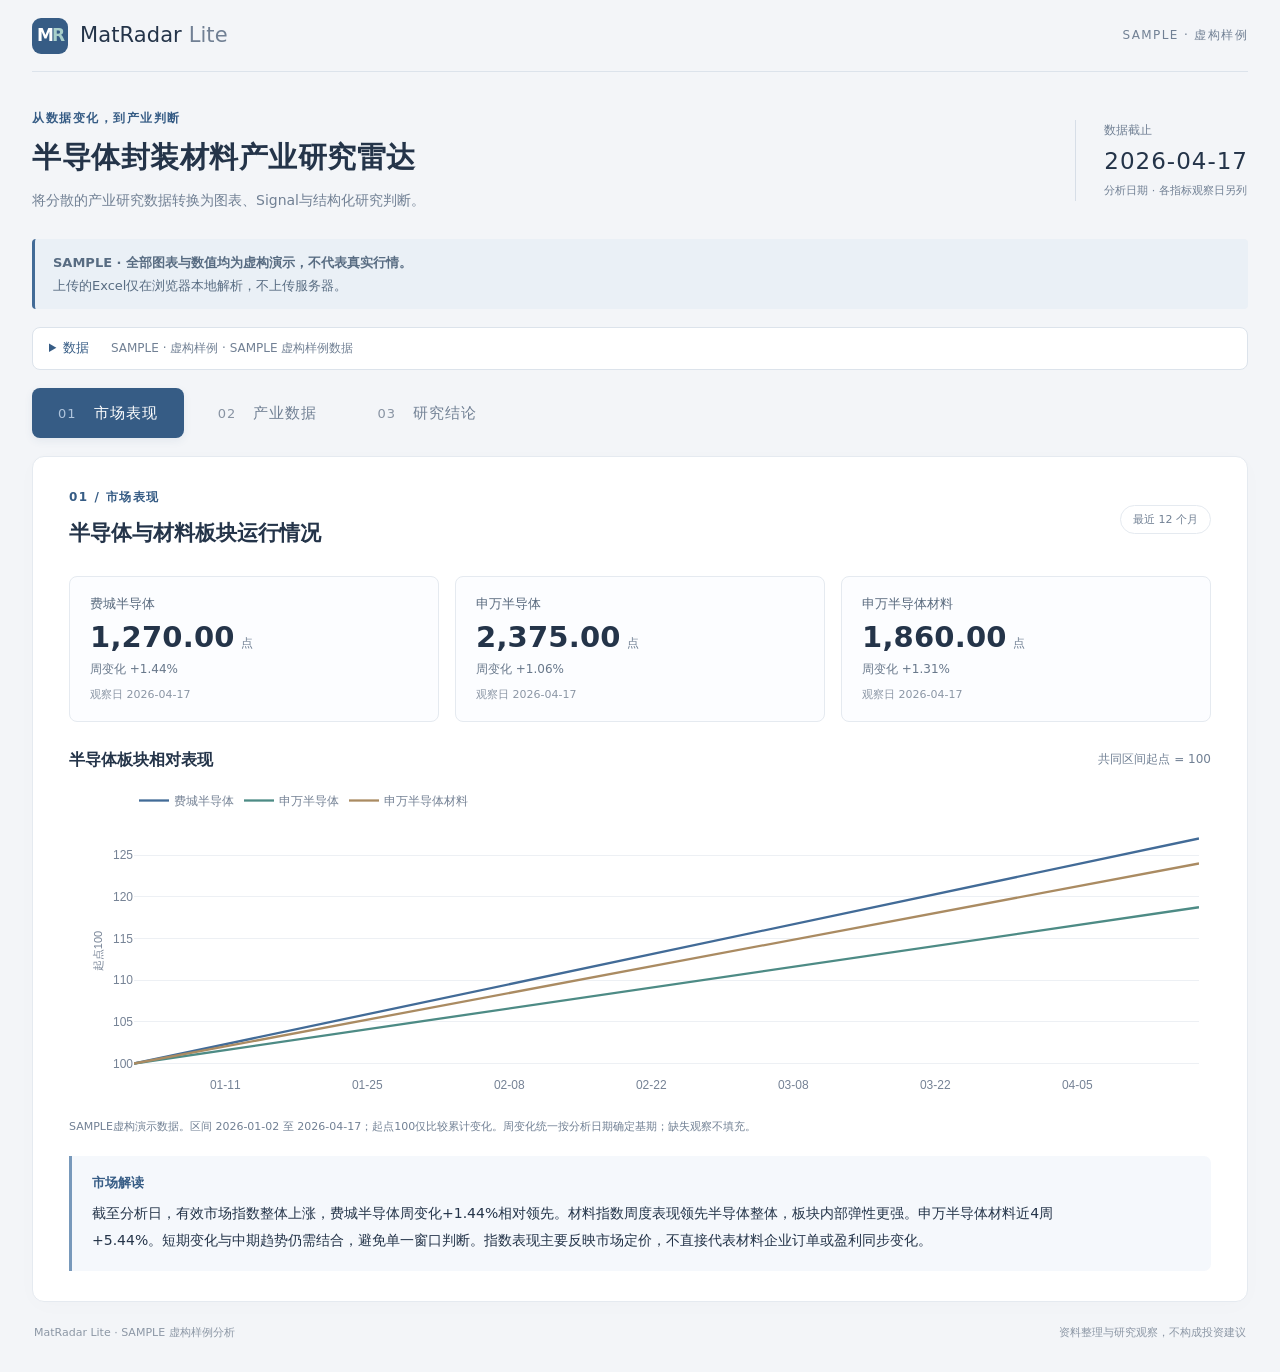
<file: docs/index.html>
<!doctype html>
<html lang="zh-CN">
<head>
  <meta charset="utf-8"><meta name="viewport" content="width=device-width, initial-scale=1">
  <meta name="description" content="MatRadar Lite 半导体封装材料产业研究雷达：市场表现、产业数据与周度研究结论。">
  <title>MatRadar Lite · 半导体封装材料产业研究雷达</title>
  <link rel="stylesheet" href="assets/style.css">
  <script defer src="assets/plotly.min.js"></script><script defer src="assets/xlsx.full.min.js"></script><script defer src="data/research_snapshot.js"></script><script defer src="assets/excel-analysis.js"></script><script defer src="assets/app.js"></script>
</head>
<body>
<header class="masthead"><div class="brand"><span class="brand-mark" aria-hidden="true">M<span>R</span></span><span>MatRadar <b>Lite</b></span></div><span class="edition">SAMPLE · 虚构演示</span></header>
<main>
 <div class="intro"><div><p class="eyebrow">从数据变化，到产业判断</p><h1>半导体封装材料产业研究雷达</h1><p class="description">将分散的产业研究数据转换为图表、Signal与结构化研究判断。</p></div><div class="datestamp">数据截止<strong id="cutoff"></strong><span>各指标观察日分别标注</span></div></div>
 <p class="public-notice"><strong>SAMPLE · 全部图表与数值均为虚构演示，不代表真实行情。</strong><br>上传的Excel仅在浏览器本地解析，不上传服务器。</p>
 <details class="data-controls"><summary>数据 <span id="dataset-label">历史案例（SAMPLE）</span></summary><div class="data-body">
  <div class="data-row"><label for="data-mode">数据模式</label><select id="data-mode"><option value="history">历史案例（SAMPLE）</option><option value="upload">上传 Excel</option></select><button id="export-analysis" type="button">导出分析数据</button></div>
  <div id="upload-controls" hidden>
   <p class="privacy">Excel仅在浏览器本地解析，数据不会上传或保存至服务器。刷新页面即清除上传内容。</p>
   <div class="data-row"><label for="excel-file">选择Excel文件</label><input id="excel-file" type="file" accept=".xlsx,.xls"><a href="MatRadar_Input_Template.xlsx" download>下载数据模板</a><span class="caption">模板含 SAMPLE 虚构样例，请替换后使用。</span></div>
   <div class="data-row"><label for="analysis-date">分析日期</label><input id="analysis-date" type="date" disabled><button type="button" data-quick="latest" disabled>最新</button><button type="button" data-quick="week" disabled>上周</button><button type="button" data-quick="month" disabled>上月</button><button id="generate-analysis" type="button" disabled>生成分析</button></div>
   <p id="processing-status" role="status" aria-live="polite">请选择Excel文件。</p><details id="validation-details" hidden><summary>数据检查说明</summary><p id="validation-summary"></p><ul id="validation-issues"></ul></details>
  </div>
 </div></details>
 <nav aria-label="研究卡片"><button data-panel="market" aria-selected="true">01 <span>市场表现</span></button><button data-panel="industry" aria-selected="false">02 <span>产业数据</span></button><button data-panel="conclusion" aria-selected="false">03 <span>研究结论</span></button></nav>
 <section id="market" class="panel" aria-label="市场表现">
  <div class="section-heading"><div><p class="eyebrow">01 / 市场表现</p><h2>半导体与材料板块运行情况</h2></div><span class="tag">最近 12 个月</span></div>
  <div id="market-kpis" class="kpi-grid"></div>
  <div class="chart-heading"><h3>半导体板块相对表现</h3><span>共同区间起点 = 100</span></div><div id="market-chart" class="chart" aria-label="三个半导体指数的归一化折线图"></div>
  <p class="caption" id="market-caption"></p>
  <div class="analysis"><h3>市场解读</h3><p id="market-analysis"></p></div>
 </section>
 <section id="industry" class="panel" aria-label="产业数据" hidden>
  <div class="section-heading"><div><p class="eyebrow">02 / 产业数据</p><h2>存储价格与封装材料高频跟踪</h2></div><span class="tag">三个研究切面</span></div>
  <article class="module"><div class="module-heading"><span class="module-letter">A</span><div><h3>存储价格观察</h3><p>DXI 与 DRAM · 比较方向及累计变化</p></div></div><div id="memory-kpis" class="kpi-grid two"></div><div id="memory-chart" class="chart compact" aria-label="DXI和DRAM起点100比较图"></div><p class="caption" id="memory-caption"></p><div class="analysis"><h3>价格解读</h3><p id="memory-analysis"></p></div></article>
  <article class="module"><div class="module-heading"><span class="module-letter">B</span><div><h3>NAND 现货价格</h3><p>64Gb MLC · 美元</p></div></div><div id="nand-kpis" class="kpi-grid"></div><div id="nand-chart" class="chart compact" aria-label="NAND美元现货价格折线图"></div><p class="caption">仅显示有效观察，不延伸报价。</p><div class="analysis"><h3>趋势解读</h3><p id="nand-analysis"></p></div></article>
  <article class="module"><div class="module-heading"><span class="module-letter">C</span><div><h3>半导体封装材料进出口</h3><p>示例商品范围 · 万美元</p></div></div><div id="trade-kpis" class="kpi-grid two"></div><div class="trade-charts"><div><h4>进口金额</h4><div id="import-chart" class="chart small" aria-label="进口金额月度折线图"></div></div><div><h4>出口金额</h4><div id="export-chart" class="chart small" aria-label="出口金额月度折线图"></div></div></div><p class="caption">两个图使用各自纵轴范围，均以万美元计量；不通过线条高度比较进出口规模。</p><div class="analysis"><h3>贸易解读</h3><p id="trade-analysis"></p></div></article>
 </section>
 <section id="conclusion" class="panel" aria-label="研究结论" hidden>
  <div class="section-heading"><div><p class="eyebrow">03 / 研究结论</p><h2>基于市场与产业数据的周度研究摘要</h2></div><span class="tag">审慎推导 · 持续验证</span></div>
  <h3>本期核心变化</h3><ol id="changes" class="changes"></ol>
  <div class="research-view"><p class="eyebrow">本期观点</p><h3>研究判断</h3><p id="weekly-view"></p></div>
  <div class="followup"><h3>后续关注</h3><ol id="followups"></ol></div>
  <div class="risk"><strong>风险提示</strong><p id="risks"></p></div>
  <details class="evidence"><summary>查看研究依据</summary><div class="evidence-body"><h4>数据来源</h4><ul id="sources"></ul><h4>数据截止日期</h4><p>各指标日期以演示快照为准。</p><h4>关键变化</h4><p id="signals"></p><h4>判断边界</h4><ul id="boundaries"></ul><details><summary>技术审计信息</summary><ul id="methodology"></ul><div class="table-scroll"><table><caption>计算指标复核</caption><thead><tr><th>指标</th><th>近4周</th><th>近3月</th><th>距3月高点</th><th>距3月低点</th><th>最近观察</th><th>周变化速度</th></tr></thead><tbody id="audit-metrics"></tbody></table></div><p id="ranking"></p></details></div></details>
 </section>
 <footer><span>MatRadar Lite · 公开演示</span><span>资料整理与研究观察，不构成投资建议</span></footer>
</main><noscript>请启用 JavaScript 以浏览图表和研究快照。</noscript>
</body></html>
</file>
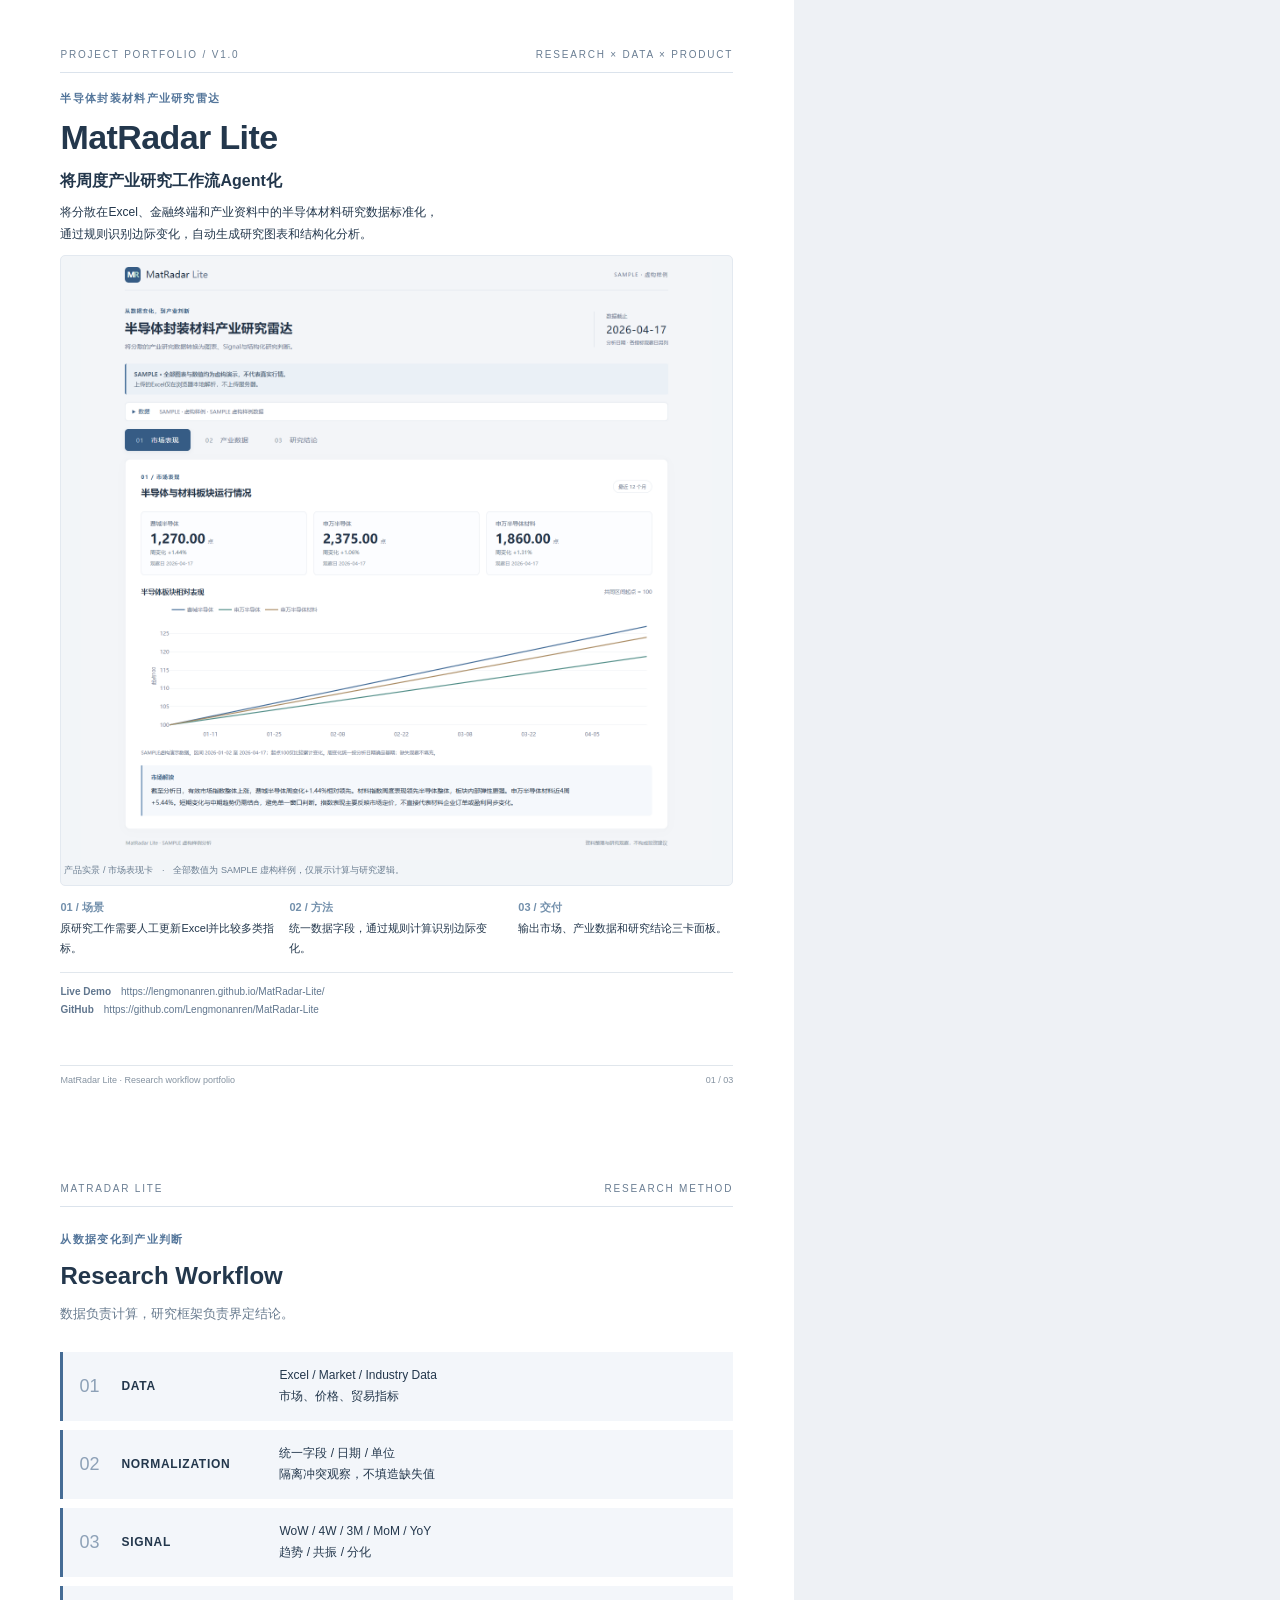
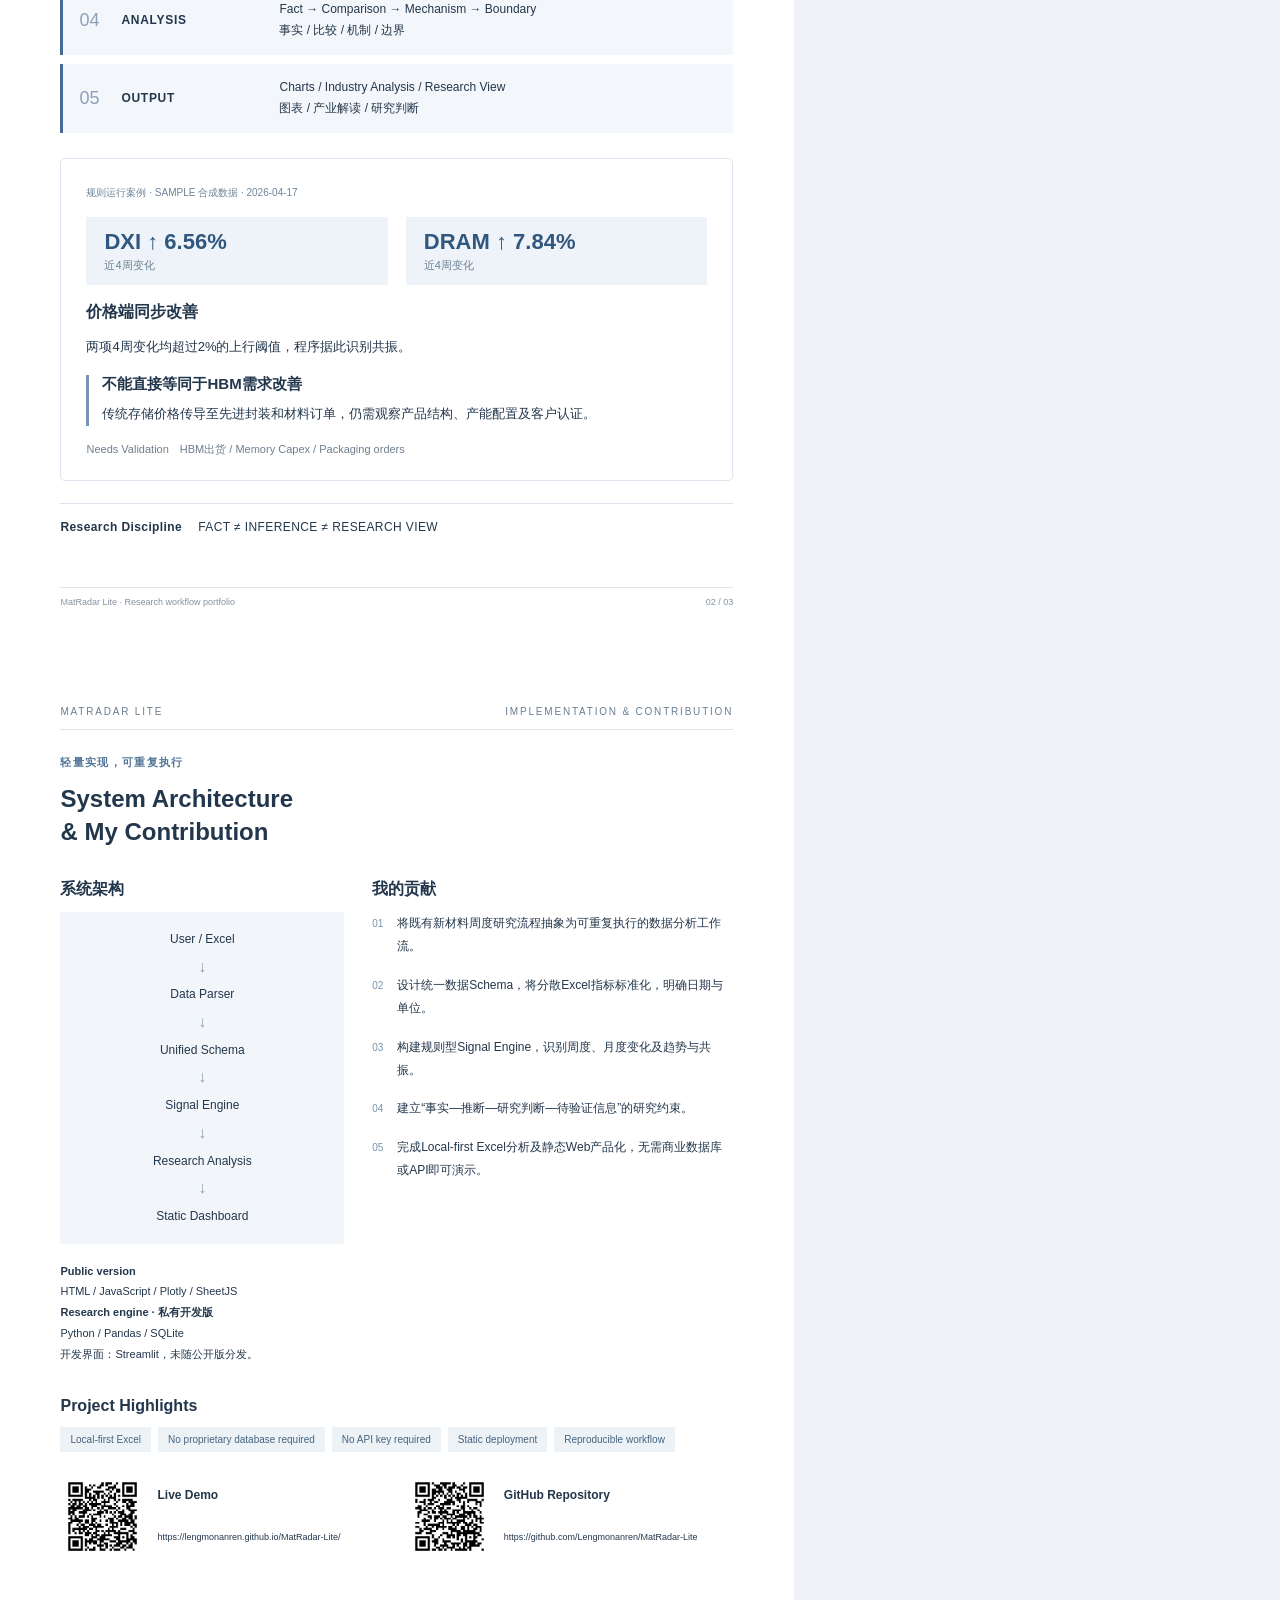
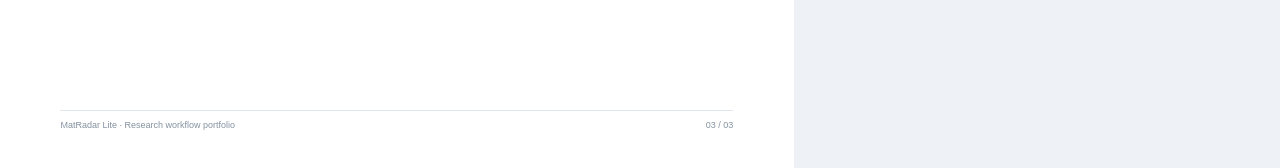
<file: portfolio/source/portfolio.html>
<!doctype html><html lang="zh-CN"><head><meta charset="utf-8"><title>MatRadar Lite 项目作品集</title><link rel="stylesheet" href="portfolio.css"></head><body>
<section class="page one"><div class="topline"><span>PROJECT PORTFOLIO / V1.0</span><span>RESEARCH × DATA × PRODUCT</span></div><p class="eyebrow">半导体封装材料产业研究雷达</p><h1>MatRadar Lite</h1><p class="subtitle">将周度产业研究工作流Agent化</p><p class="lead">将分散在Excel、金融终端和产业资料中的半导体材料研究数据标准化，<br>通过规则识别边际变化，自动生成研究图表和结构化分析。</p>
<figure class="figure"><img src="../../docs/screenshots/01_market.png" alt="市场表现页面：虚构样例"><figcaption class="figcaption">产品实景 / 市场表现卡　·　全部数值为 SAMPLE 虚构样例，仅展示计算与研究逻辑。</figcaption></figure>
<div class="background"><div><b>01 / 场景</b><p>原研究工作需要人工更新Excel并比较多类指标。</p></div><div><b>02 / 方法</b><p>统一数据字段，通过规则计算识别边际变化。</p></div><div><b>03 / 交付</b><p>输出市场、产业数据和研究结论三卡面板。</p></div></div><div class="entry"><b>Live Demo</b>　https://lengmonanren.github.io/MatRadar-Lite/<br><b>GitHub</b>　https://github.com/Lengmonanren/MatRadar-Lite</div><div class="foot"><span>MatRadar Lite · Research workflow portfolio</span><span>01 / 03</span></div></section>
<section class="page"><div class="topline"><span>MATRADAR LITE</span><span>RESEARCH METHOD</span></div><p class="eyebrow">从数据变化到产业判断</p><h2>Research Workflow</h2><p class="muted">数据负责计算，研究框架负责界定结论。</p><div class="workflow">
<div class="step"><span class="n">01</span><b>DATA</b><p>Excel / Market / Industry Data<br>市场、价格、贸易指标</p></div>
<div class="step"><span class="n">02</span><b>NORMALIZATION</b><p>统一字段 / 日期 / 单位<br>隔离冲突观察，不填造缺失值</p></div>
<div class="step"><span class="n">03</span><b>SIGNAL</b><p>WoW / 4W / 3M / MoM / YoY<br>趋势 / 共振 / 分化</p></div>
<div class="step"><span class="n">04</span><b>ANALYSIS</b><p>Fact → Comparison → Mechanism → Boundary<br>事实 / 比较 / 机制 / 边界</p></div>
<div class="step"><span class="n">05</span><b>OUTPUT</b><p>Charts / Industry Analysis / Research View<br>图表 / 产业解读 / 研究判断</p></div></div>
<div class="case"><span class="tag">规则运行案例 · SAMPLE 合成数据 · 2026-04-17</span><div class="signals"><div class="signal"><b>DXI ↑ 6.56%</b><span>近4周变化</span></div><div class="signal"><b>DRAM ↑ 7.84%</b><span>近4周变化</span></div></div><h3>价格端同步改善</h3><p>两项4周变化均超过2%的上行阈值，程序据此识别共振。</p><div class="boundary"><strong>不能直接等同于HBM需求改善</strong><p>传统存储价格传导至先进封装和材料订单，仍需观察产品结构、产能配置及客户认证。</p></div><div class="validation">Needs Validation　HBM出货 / Memory Capex / Packaging orders</div></div>
<div class="discipline"><b>Research Discipline</b>　 FACT ≠ INFERENCE ≠ RESEARCH VIEW</div><div class="foot"><span>MatRadar Lite · Research workflow portfolio</span><span>02 / 03</span></div></section>
<section class="page"><div class="topline"><span>MATRADAR LITE</span><span>IMPLEMENTATION & CONTRIBUTION</span></div><p class="eyebrow">轻量实现，可重复执行</p><h2>System Architecture<br>& My Contribution</h2><div class="columns"><div><h3>系统架构</h3><div class="architecture"><div>User / Excel</div><div class="arrow">↓</div><div>Data Parser</div><div class="arrow">↓</div><div>Unified Schema</div><div class="arrow">↓</div><div>Signal Engine</div><div class="arrow">↓</div><div>Research Analysis</div><div class="arrow">↓</div><div>Static Dashboard</div></div><p class="stack"><b>Public version</b><br>HTML / JavaScript / Plotly / SheetJS<br><b>Research engine · 私有开发版</b><br>Python / Pandas / SQLite<br>开发界面：Streamlit，未随公开版分发。</p></div>
<div><h3>我的贡献</h3><ol class="contributions"><li>将既有新材料周度研究流程抽象为可重复执行的数据分析工作流。</li><li>设计统一数据Schema，将分散Excel指标标准化，明确日期与单位。</li><li>构建规则型Signal Engine，识别周度、月度变化及趋势与共振。</li><li>建立“事实—推断—研究判断—待验证信息”的研究约束。</li><li>完成Local-first Excel分析及静态Web产品化，无需商业数据库或API即可演示。</li></ol></div></div>
<div class="highlights"><h3>Project Highlights</h3><div class="pills"><span>Local-first Excel</span><span>No proprietary database required</span><span>No API key required</span><span>Static deployment</span><span>Reproducible workflow</span></div></div><div class="qr"><div><img src="qr_demo.png"><strong>Live Demo</strong><span>https://lengmonanren.github.io/MatRadar-Lite/</span></div><div><img src="qr_repo.png"><strong>GitHub Repository</strong><span>https://github.com/Lengmonanren/MatRadar-Lite</span></div></div><div class="foot"><span>MatRadar Lite · Research workflow portfolio</span><span>03 / 03</span></div></section></body></html>
</file>
<file: docs/assets/style.css>
:root{--blue:#365c85;--ink:#243449;--muted:#718094;--line:#e5eaf0;--bg:#f3f5f8;--teal:#528c87}*{box-sizing:border-box}body{margin:0;background:var(--bg);color:var(--ink);font:15px/1.75 "Microsoft YaHei","PingFang SC",system-ui,sans-serif}button{font:inherit}button,summary{cursor:pointer}button:focus-visible,summary:focus-visible{outline:3px solid #a1b9d2;outline-offset:3px}.masthead{height:72px;display:flex;align-items:center;justify-content:space-between;max-width:1240px;margin:auto;border-bottom:1px solid #dce3eb}.brand{display:flex;align-items:center;gap:12px;font-size:21px;letter-spacing:.1px}.brand b{font-weight:400;color:var(--muted)}.brand-mark{display:flex;align-items:center;justify-content:center;width:36px;height:36px;border-radius:9px;background:var(--blue);color:white;font-size:17px;font-weight:700;letter-spacing:-2px}.brand-mark span{color:#a8cfca}.edition,.description,.caption{color:var(--muted)}.edition{font-size:12px;letter-spacing:1.4px}main{max-width:1240px;margin:auto}.intro{display:flex;justify-content:space-between;gap:24px;align-items:center;padding:36px 0 26px}.eyebrow{font-size:12px;color:var(--blue);font-weight:600;letter-spacing:1.5px;margin:0 0 7px}h1{font-size:29px;font-weight:600;line-height:1.45;margin:0 0 10px;letter-spacing:.5px}.description{margin:0;font-size:14px}.datestamp{flex-shrink:0;padding-left:28px;border-left:1px solid #d7dee7;display:flex;flex-direction:column;font-size:12px;color:var(--muted)}.datestamp strong{font-size:23px;color:var(--ink);font-weight:500;letter-spacing:1px}.datestamp span{font-size:11px}nav{display:flex;gap:8px;margin-bottom:18px}nav button{border:1px solid transparent;background:transparent;color:#8994a3;border-radius:8px;padding:11px 25px;font-size:13px;letter-spacing:1px}nav button span{margin-left:12px;font-size:15px;color:var(--muted)}nav button[aria-selected=true]{background:var(--blue);color:#afc4dc;box-shadow:0 3px 8px #365c8514}nav button[aria-selected=true] span{color:white}.panel{background:#fff;border:1px solid var(--line);border-radius:12px;padding:30px 36px;box-shadow:0 4px 24px #24415e04}.panel[hidden]{display:none}.section-heading{display:flex;justify-content:space-between;align-items:center;margin-bottom:24px;gap:16px}h2{font-size:21px;font-weight:600;margin:0}h3{font-size:16px;margin:0;font-weight:600}h4{margin:14px 0 4px;font-size:14px}.tag{font-size:11px;color:var(--muted);border:1px solid var(--line);border-radius:20px;padding:4px 12px;white-space:nowrap}.kpi-grid{display:grid;grid-template-columns:repeat(3,minmax(0,1fr));gap:16px;margin-bottom:24px}.kpi-grid.two{grid-template-columns:repeat(2,minmax(0,1fr))}.kpi{border:1px solid var(--line);border-radius:8px;padding:16px 20px;background:#fcfdff;min-width:0}.kpi-label{font-size:13px;color:#596a7e}.kpi-value{font-size:29px;line-height:1.5;font-weight:600;font-variant-numeric:tabular-nums;letter-spacing:.2px}.kpi-value small{font-size:12px;font-weight:400;color:var(--muted);margin-left:6px}.kpi-meta{font-size:12px;color:#68788b}.kpi-date{font-size:11px;color:#8b96a5;margin-top:5px}.up{color:#a45752}.down{color:#41837b}.chart-heading{display:flex;align-items:center;justify-content:space-between;margin-top:4px}.chart-heading span{font-size:12px;color:var(--muted)}.chart{height:340px;width:100%;min-width:0}.chart.compact{height:310px}.chart.small{height:250px}.caption{font-size:11px;margin:3px 0 20px;line-height:1.8}.analysis{background:#f5f8fc;border-left:3px solid #7899bb;padding:16px 20px;border-radius:0 7px 7px 0}.analysis h3{font-size:13px;color:var(--blue);margin:0 0 5px}.analysis p{margin:0;max-width:1000px;font-size:14px;line-height:1.95}.module+.module{border-top:1px solid var(--line);margin-top:32px;padding-top:30px}.module-heading{display:flex;align-items:center;gap:12px;margin-bottom:18px}.module-heading h3{font-size:18px}.module-heading p{font-size:12px;color:var(--muted);margin:1px 0 0}.module-letter{display:flex;align-items:center;justify-content:center;border-radius:8px;background:#edf2f7;width:35px;height:40px;color:var(--blue);font-size:16px}.trade-charts{display:grid;grid-template-columns:1fr 1fr;gap:28px}.trade-charts>div{min-width:0}.changes{list-style:none;padding:0;margin:14px 0 27px;counter-reset:item}.changes li{display:flex;align-items:baseline;gap:17px;padding:13px 0;border-bottom:1px solid var(--line);font-size:14px}.changes li:before{counter-increment:item;content:"0" counter(item);font-size:13px;color:#8a9eb5}.research-view{background:#f5f8fc;border-radius:9px;padding:22px 27px;border-top:3px solid var(--blue)}.research-view h3{font-size:20px}.research-view>p:last-child{max-width:970px;margin:10px 0 0;line-height:2.05;font-size:15px}.followup{padding:24px 0 12px}.followup ol{font-size:14px;margin:10px 0 0;padding-left:22px}.followup li{padding:4px 0}.risk{border-top:1px solid var(--line);font-size:12px;color:#7e858e;padding:15px 0}.risk strong{font-weight:500;color:#687280}.risk p{margin:3px 0}.evidence{border-top:1px solid var(--line);padding-top:13px;font-size:13px}.evidence summary{color:var(--blue);padding:5px 0}.evidence-body{padding:6px 10px 8px;color:#596b7e}.evidence ul{padding-left:20px}.table-scroll{overflow-x:auto}table{border-collapse:collapse;width:100%;font-size:12px;margin-top:14px}caption{text-align:left;padding-bottom:6px}th,td{padding:8px;border-bottom:1px solid var(--line);text-align:left;white-space:nowrap}footer{display:flex;justify-content:space-between;color:#8c97a5;font-size:11px;padding:21px 2px 30px}
@media(max-width:1320px){main,.masthead{margin-left:32px;margin-right:32px}}@media(max-width:760px){main,.masthead{margin-left:16px;margin-right:16px}.masthead{height:60px}.edition{font-size:10px;letter-spacing:0}.brand{font-size:18px}.intro{padding:23px 0 18px;align-items:flex-start;flex-direction:column;gap:14px}h1{font-size:23px}.description{font-size:12px}.datestamp{border:0;padding:0;flex-direction:row;align-items:baseline;gap:9px}.datestamp strong{font-size:17px}.datestamp span{display:none}nav{gap:4px}nav button{flex:1;padding:10px 6px;letter-spacing:0}nav button span{font-size:13px;margin-left:5px}.panel{padding:21px 16px}.section-heading{align-items:flex-start;margin-bottom:18px}h2{font-size:18px}.tag{display:none}.kpi-grid,.kpi-grid.two{gap:8px}.kpi{padding:11px 10px}.kpi-label{font-size:11px}.kpi-value{font-size:20px}.kpi-value small{display:block;margin:0;font-size:10px}.kpi-meta,.kpi-date{font-size:10px}.chart{height:300px}.chart.compact{height:280px}.chart-heading{display:block}.chart-heading h3{font-size:14px}.chart-heading span{font-size:11px}.analysis{padding:13px}.analysis p{font-size:13px}.trade-charts{grid-template-columns:1fr;gap:12px}.research-view{padding:17px}.research-view>p:last-child{font-size:14px}.changes li{font-size:13px;gap:12px}footer{gap:15px;font-size:10px}.caption{font-size:10px}}@media(max-width:520px){.kpi-grid,.kpi-grid.two{grid-template-columns:1fr}.kpi{display:grid;grid-template-columns:1fr auto;column-gap:8px}.kpi-value{grid-column:2;grid-row:1 / span 2;text-align:right}.kpi-label,.kpi-meta{grid-column:1}.kpi-date{grid-column:1 / -1}.kpi-value small{display:inline;margin-left:6px}.kpi-label{font-size:12px}}
.data-controls{border:1px solid #dce3eb;border-radius:8px;background:#fff;margin:0 0 18px;padding:9px 16px;font-size:13px}.data-controls summary{color:#365c85;cursor:pointer}.data-controls summary span{font-size:12px;color:#718094;margin-left:18px}.data-body{padding:10px 0}.data-row{display:flex;flex-wrap:wrap;gap:10px;align-items:center;margin:9px 0}.data-row input,.data-row select,.data-row button{font:inherit;padding:6px 10px;max-width:100%;border:1px solid #dce3eb;border-radius:5px;background:white;color:#243449}.data-row a{color:#365c85}.data-row button:disabled{opacity:.45;cursor:default}#generate-analysis{background:#365c85;color:#fff}.privacy,#processing-status{color:#64758a;font-size:12px}.empty-data{color:#718094;padding:25px 0;font-size:13px}.chart:has(.empty-data){height:auto;min-height:80px}#validation-details{font-size:12px;color:#718094}#dataset-label{overflow-wrap:anywhere}@media(max-width:520px){.data-row input[type=file]{width:100%}.data-controls summary span{display:block;margin-left:16px}.data-row .caption{margin:0}}

.public-notice{font-size:13px;line-height:1.8;color:#586c82;background:#eaf0f6;border-left:3px solid #426b97;padding:12px 18px;margin:0 0 18px;border-radius:4px}
</file>
<file: portfolio/source/portfolio.css>
@page{size:A4;margin:0}*{box-sizing:border-box}html,body{margin:0;padding:0;color:#23374c;font-family:"Microsoft YaHei","PingFang SC","Noto Sans CJK SC",sans-serif;background:#eef1f5}body{-webkit-print-color-adjust:exact;print-color-adjust:exact}.page{width:210mm;height:297mm;background:white;position:relative;padding:16mm 16mm 15mm;break-after:page;overflow:hidden}.page:last-child{break-after:auto}.topline{font-size:10px;letter-spacing:1.8px;color:#6a7e93;padding-bottom:12px;border-bottom:1px solid #dbe3ec;display:flex;justify-content:space-between}.eyebrow{font-size:11px;font-weight:700;letter-spacing:1.3px;color:#53759a;margin:22px 0 10px}h1{font-size:36px;line-height:1.12;margin:0 0 9px;letter-spacing:-.6px}h2{font-size:24px;margin:0 0 9px;line-height:1.4}h3{font-size:16px;margin:0 0 12px}p{font-size:13px;line-height:1.85;margin:8px 0}.subtitle{font-size:17px;font-weight:600;margin:0 0 6px}.muted{color:#687b8f}.lead{font-size:13px;line-height:1.8;margin:12px 0 16px}.figure{margin:14px 0 10px;border:1px solid #e3e9f0;border-radius:5px;padding:3px;background:#f2f5f8}.figure img{display:block;width:100%;height:auto}.figcaption{font-size:9px;line-height:1.5;color:#6b7e91;margin:4px 0}.background{display:grid;grid-template-columns:1fr 1fr 1fr;gap:14px;margin-top:16px}.background b{font-size:11px;color:#7390ac}.background p{font-size:11px;line-height:1.8;margin:4px 0}.entry{font-size:10px;line-height:1.8;border-top:1px solid #e1e7ed;margin-top:15px;padding-top:10px;color:#60768e;overflow-wrap:anywhere}.foot{position:absolute;bottom:10mm;left:16mm;right:16mm;display:flex;justify-content:space-between;color:#8492a0;font-size:9px;border-top:1px solid #e0e6ec;padding-top:9px}.workflow{display:grid;gap:9px;margin-top:26px}.step{display:grid;grid-template-columns:42px 158px 1fr;align-items:center;background:#f3f6fa;min-height:69px;border-left:3px solid #456c95;padding:12px 16px}.step .n{font-size:18px;color:#8da1b7}.step b{font-size:12px;letter-spacing:.7px}.step p{font-size:12px;line-height:1.75;margin:0}.case{margin-top:25px;padding:23px 25px;border:1px solid #dce5ef;border-radius:5px}.case .tag{font-size:10px;color:#6d849a}.signals{display:flex;gap:18px;margin:17px 0}.signal{background:#edf3f8;padding:12px 18px;flex:1}.signal b{display:block;font-size:22px;color:#31577e}.signal span{font-size:11px;color:#6c8195}.boundary{border-left:3px solid #7894b2;padding-left:13px;margin:16px 0}.boundary strong{font-size:15px}.validation{font-size:11px;color:#6e7e8e}.discipline{margin-top:22px;padding-top:15px;border-top:1px solid #dbe4ed;font-size:12px;letter-spacing:.4px}.columns{display:grid;grid-template-columns:0.88fr 1.12fr;gap:28px;margin-top:30px}.architecture{background:#f2f5f9;padding:18px 19px;text-align:center}.architecture div{font-size:12px;line-height:1.55}.arrow{color:#8ba0b4;font-size:16px!important;padding:6px 0}.stack{font-size:11px;line-height:1.9;margin-top:17px}.contributions{counter-reset:c;padding:0;margin:0;list-style:none}.contributions li{counter-increment:c;position:relative;padding-left:25px;margin-bottom:15px;font-size:12px;line-height:1.95}.contributions li:before{content:counter(c,decimal-leading-zero);position:absolute;left:0;color:#7893ad;font-size:10px;top:2px}.highlights{margin-top:24px}.pills{display:flex;flex-wrap:wrap;gap:7px}.pills span{font-size:10px;padding:7px 10px;background:#edf2f7;color:#446480}.pending{margin-top:26px;border:1px solid #dfe7ee;padding:20px;background:#fafbfd}.pending strong{font-size:13px}.pending p{font-size:11px;line-height:1.9;color:#708193}.qr{display:grid;grid-template-columns:1fr 1fr;gap:20px;margin-top:22px}.qr div{display:grid;grid-template-columns:85px 1fr;column-gap:12px;align-items:center}.qr img{grid-row:span 2;width:85px;height:85px}.qr strong{font-size:12px}.qr span{font-size:9px;line-height:1.6;overflow-wrap:anywhere}.page.one{padding-top:13mm}.one .eyebrow{margin-top:15px}.one .figure{margin-top:10px}.one h1{font-size:34px}.one .lead{font-size:12px;margin:7px 0 9px}.one .subtitle{font-size:16px}.one .background{margin-top:11px}.one .entry{margin-top:10px}.one .figure img{max-height:159mm;object-fit:contain}
</file>
